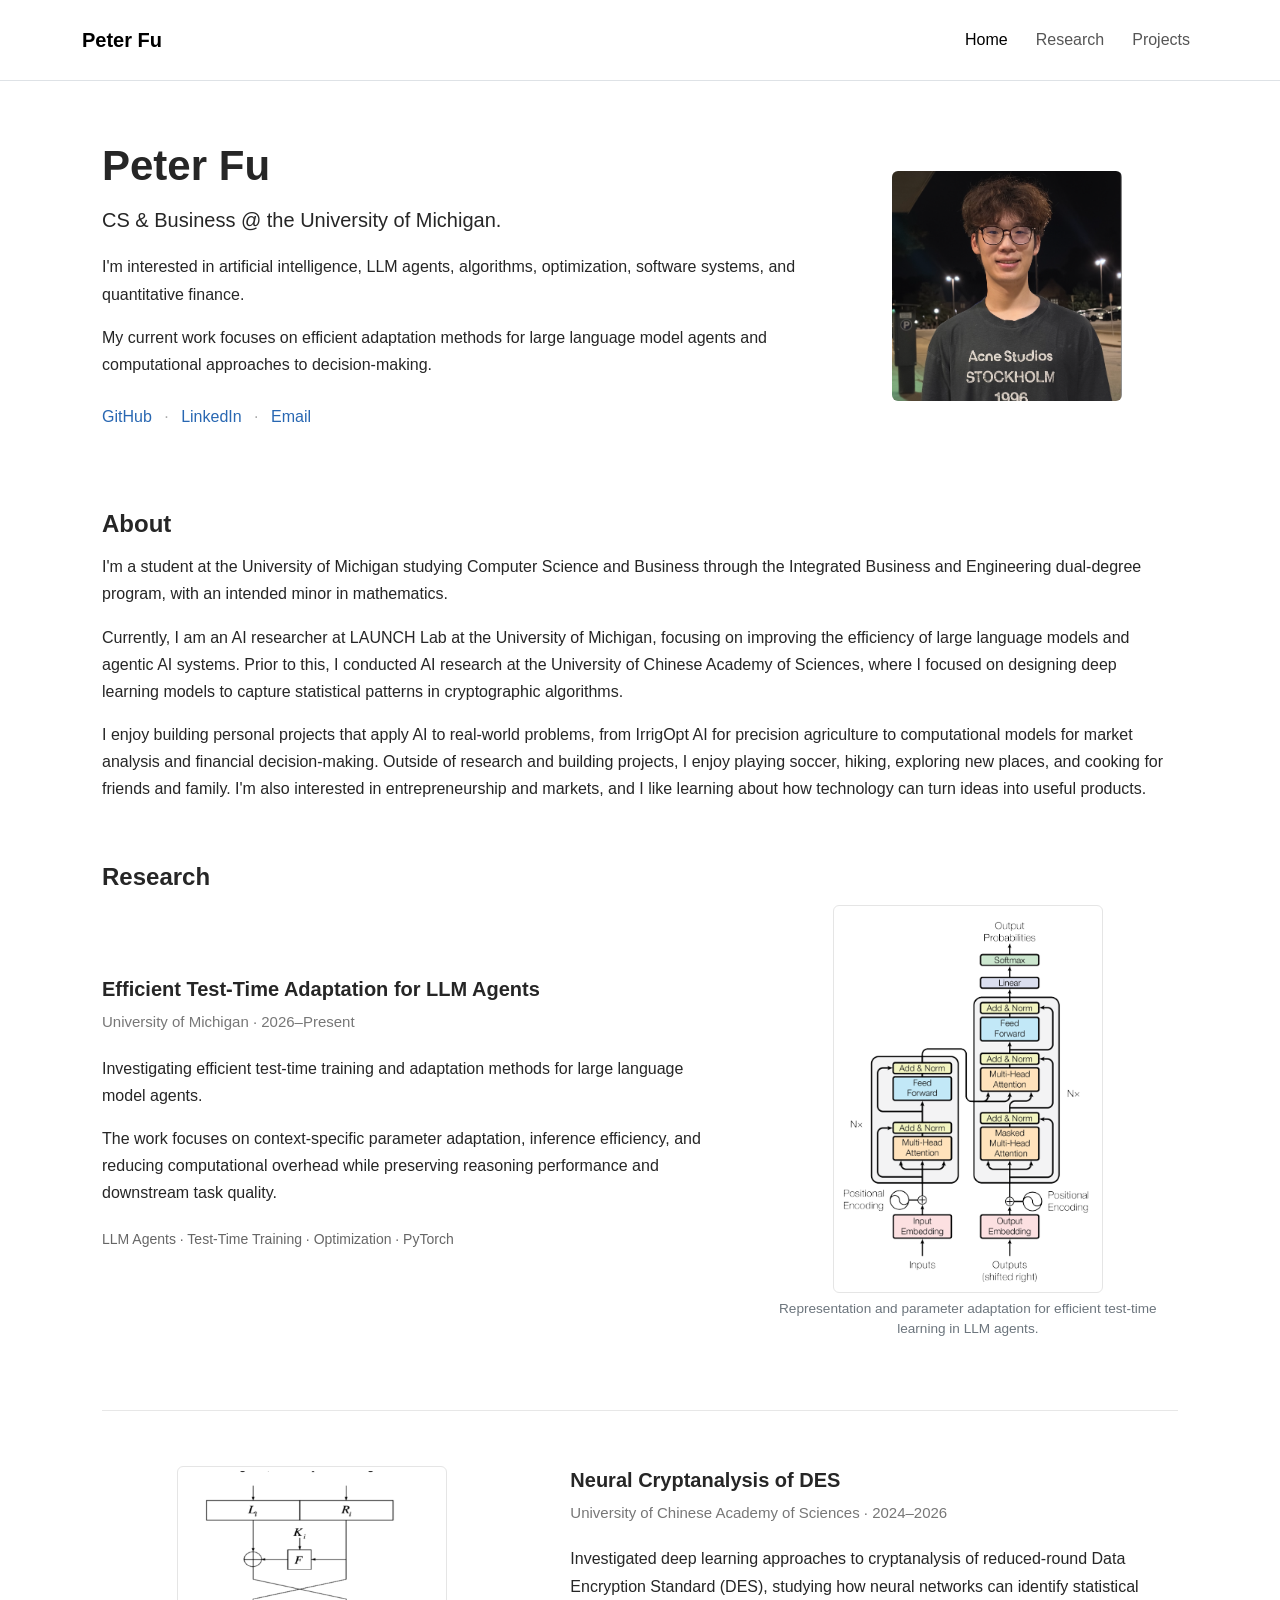
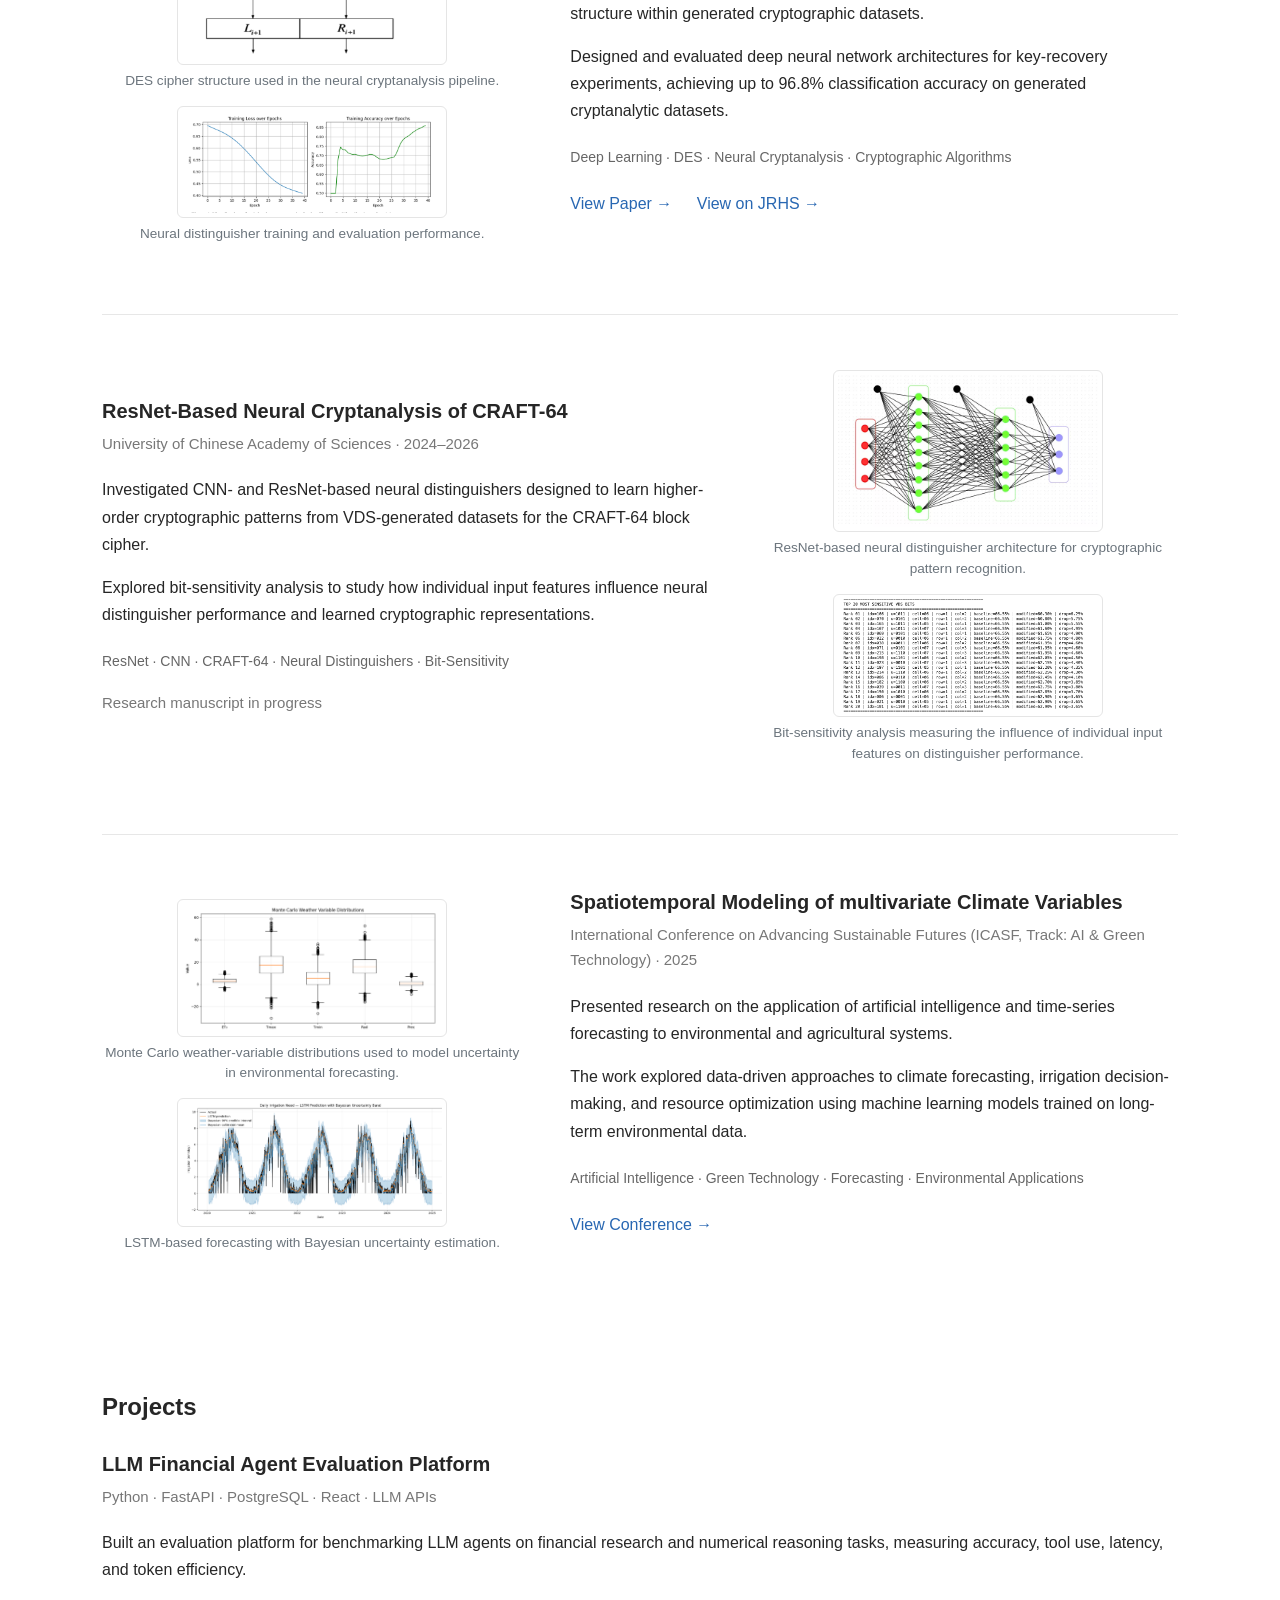
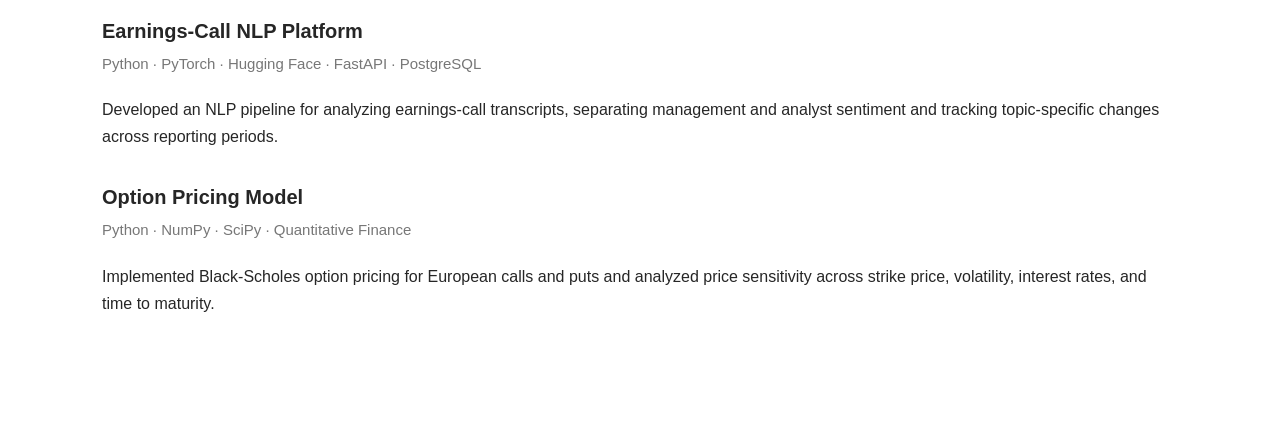
<file: index.html>
<!DOCTYPE html>

<html lang="en">

<head>
  <meta charset="UTF-8">
  <meta name="viewport" content="width=device-width, initial-scale=1.0">

  <title>Peter Fu</title>

  <!-- Bootstrap -->

  <link
    href="https://cdn.jsdelivr.net/npm/bootstrap@5.3.3/dist/css/bootstrap.min.css"
    rel="stylesheet"
  >

  <!-- Custom CSS -->

  <link rel="stylesheet" href="style.css">

  <style>
    html {
      scroll-behavior: smooth;
    }

    #research,
    #projects,
    #financial-agent,
    #earnings-nlp,
    #option-pricing {
      scroll-margin-top: 80px;
    }

    /* =========================
       RESEARCH SPACING
    ========================== */

    #research .project {
      margin-bottom: 55px;
    }

    #research .project:last-child {
      margin-bottom: 0;
    }

    /* Keep text and images aligned vertically centered */
    #research .project .row {
      align-items: center;
    }

    /* =========================
       RESEARCH FIGURES & IMAGES
    ========================== */

    #research .research-figure {
      text-align: center;
      margin-bottom: 15px;
    }

    #research .research-figure:last-child {
      margin-bottom: 0;
    }

    /* Uniformly scale down all research section images */
    #research .research-image {
      width: 68%;
      max-width: 270px;
      display: block;
      margin: 0 auto;
      height: auto;
    }

    .figure-caption {
      font-size: 0.85rem;
      color: #6c757d;
      margin-top: 6px;
    }

    /* =========================
       PROJECT SPACING
    ========================== */

    #projects .simple-item {
      margin-bottom: 35px;
    }

    #projects .simple-item:last-child {
      margin-bottom: 0;
    }
  </style>

</head>

<body>

  <!-- =========================
       NAVIGATION
  ========================== -->

  <nav class="navbar navbar-expand-md navbar-light bg-white border-bottom">

    <div class="container">

      <a class="navbar-brand fw-semibold" href="index.html">
        Peter Fu
      </a>


      <button
        class="navbar-toggler"
        type="button"
        data-bs-toggle="collapse"
        data-bs-target="#navbar"
        aria-controls="navbar"
        aria-expanded="false"
        aria-label="Toggle navigation"
      >
        <span class="navbar-toggler-icon"></span>
      </button>


      <div class="collapse navbar-collapse" id="navbar">

        <ul class="navbar-nav ms-auto">

          <!-- HOME -->
          <li class="nav-item">

            <a
              class="nav-link active"
              href="index.html"
            >
              Home
            </a>

          </li>


          <!-- RESEARCH -->
          <li class="nav-item">

            <a
              class="nav-link"
              href="index.html#research"
            >
              Research
            </a>

          </li>


          <!-- PROJECTS -->
          <li class="nav-item">

            <a
              class="nav-link"
              href="index.html#projects"
            >
              Projects
            </a>

          </li>

        </ul>

      </div>

    </div>

  </nav>

  <!-- =========================
       MAIN CONTENT
  ========================== -->

  <main class="container page-container">

    <!-- =========================
         HERO
    ========================== -->
    <div class="row align-items-center hero">

      <div class="col-md-8">

        <h1>
          Peter Fu
        </h1>


        <p class="lead">
          CS & Business @ the University of Michigan.
        </p>


        <p>
          I'm interested in artificial intelligence, LLM agents,
          algorithms, optimization, software systems, and quantitative
          finance.
        </p>


        <p>
          My current work focuses on efficient adaptation methods for
          large language model agents and computational approaches to
          decision-making.
        </p>


        <!-- SOCIAL LINKS -->
        <div class="links">

          <a
            href="https://github.com/zixuan107"
            target="_blank"
            rel="noopener noreferrer"
          >
            GitHub
          </a>


          <span>·</span>


          <a
            href="https://www.linkedin.com/in/zixuan-peter-fu-2976772a8/"
            target="_blank"
            rel="noopener noreferrer"
          >
            LinkedIn
          </a>


          <span>·</span>


          <a href="mailto:zixuan1002.fu@gmail.com">
            Email
          </a>

        </div>

      </div>


      <!-- HEADSHOT -->
      <div class="col-md-4 text-center">

        <img
          src="assets/website-headshot.png"
          alt="Peter Fu"
          class="profile-image"
        >

      </div>

    </div>



    <!-- =========================
         ABOUT
    ========================== -->
    <section>

      <h2>
        About
      </h2>


      <p>
        I'm a student at the University of Michigan studying Computer
        Science and Business through the Integrated Business and
        Engineering dual-degree program, with an intended minor in mathematics.
      </p>


      <p>
        Currently, I am an AI researcher at LAUNCH Lab at the University of Michigan, 
        focusing on improving the efficiency of large language models and agentic AI systems. 
        Prior to this, I
        conducted AI research at the University of Chinese Academy of Sciences, where I
        focused on designing deep learning models to capture statistical patterns in
        cryptographic algorithms.
      </p>


      <p>
        I enjoy building personal projects that apply AI
        to real-world problems, from IrrigOpt AI for precision agriculture to
        computational models for market analysis and financial decision-making.
        Outside of research and building projects, I enjoy playing soccer,
        hiking, exploring new places, and cooking for friends and family.
        I'm also interested in entrepreneurship and markets, and I like
        learning about how technology can turn ideas into useful products.
      </p>

    </section>



    <!-- =========================
         RESEARCH
    ========================== -->
    <section id="research">

      <h2>
        Research
      </h2>


      <!-- =====================================================
           1. LLM AGENTS
           TEXT LEFT / IMAGE RIGHT
      ====================================================== -->
      <article class="project">

        <div class="row align-items-center gx-5">

          <!-- TEXT -->
          <div class="col-md-7">

            <h3>
              Efficient Test-Time Adaptation for LLM Agents
            </h3>


            <p class="metadata">
              University of Michigan · 2026–Present
            </p>


            <p>
              Investigating efficient test-time training and adaptation
              methods for large language model agents.
            </p>


            <p>
              The work focuses on context-specific parameter adaptation,
              inference efficiency, and reducing computational overhead
              while preserving reasoning performance and downstream task
              quality.
            </p>


            <p class="tags">
              LLM Agents · Test-Time Training · Optimization · PyTorch
            </p>

          </div>


          <!-- IMAGE -->
          <div class="col-md-5">

            <div class="research-figure">

              <img
                src="assets/llm-rep.png"
                alt="LLM representation and adaptation research"
                class="research-image"
              >


              <p class="figure-caption">
                Representation and parameter adaptation for efficient
                test-time learning in LLM agents.
              </p>

            </div>

          </div>

        </div>

      </article>



      <!-- =====================================================
           2. DES NEURAL CRYPTANALYSIS
           IMAGES LEFT / TEXT RIGHT
      ====================================================== -->
      <article class="project">

        <div class="row align-items-center gx-5">

          <!-- IMAGES -->
          <div class="col-md-5">

            <!-- DES CIPHER -->
            <div class="research-figure">

              <img
                src="assets/des-chiper.png"
                alt="DES cipher architecture"
                class="research-image"
              >


              <p class="figure-caption">
                DES cipher structure used in the neural cryptanalysis pipeline.
              </p>

            </div>


            <!-- DES TRAINING -->
            <div class="research-figure">

              <img
                src="assets/des-training.png"
                alt="DES neural cryptanalysis training results"
                class="research-image"
              >


              <p class="figure-caption">
                Neural distinguisher training and evaluation performance.
              </p>

            </div>

          </div>


          <!-- TEXT -->
          <div class="col-md-7">

            <h3>
              Neural Cryptanalysis of DES
            </h3>


            <p class="metadata">
              University of Chinese Academy of Sciences · 2024–2026
            </p>


            <p>
              Investigated deep learning approaches to cryptanalysis of
              reduced-round Data Encryption Standard (DES), studying how
              neural networks can identify statistical structure within
              generated cryptographic datasets.
            </p>


            <p>
              Designed and evaluated deep neural network architectures for
              key-recovery experiments, achieving up to 96.8% classification
              accuracy on generated cryptanalytic datasets.
            </p>


            <p class="tags">
              Deep Learning · DES · Neural Cryptanalysis · Cryptographic Algorithms
            </p>


            <div class="project-links">

              <a
                href="assets/JRHS-Research-Paper.pdf"
                target="_blank"
                rel="noopener noreferrer"
              >
                View Paper →
              </a>


              <a
                href="https://www.journalresearchhs.org/_files/ugd/ebf144_e0754ec485b747dc8c69526387324ff0.pdf"
                target="_blank"
                rel="noopener noreferrer"
              >
                View on JRHS →
              </a>

            </div>

          </div>

        </div>

      </article>



      <!-- =====================================================
           3. CRAFT-64
           TEXT LEFT / IMAGES RIGHT
      ====================================================== -->
      <article class="project">

        <div class="row align-items-center gx-5">

          <!-- TEXT -->
          <div class="col-md-7">

            <h3>
              ResNet-Based Neural Cryptanalysis of CRAFT-64
            </h3>


            <p class="metadata">
              University of Chinese Academy of Sciences · 2024–2026
            </p>


            <p>
              Investigated CNN- and ResNet-based neural distinguishers
              designed to learn higher-order cryptographic patterns from
              VDS-generated datasets for the CRAFT-64 block cipher.
            </p>


            <p>
              Explored bit-sensitivity analysis to study how individual
              input features influence neural distinguisher performance
              and learned cryptographic representations.
            </p>


            <p class="tags">
              ResNet · CNN · CRAFT-64 · Neural Distinguishers · Bit-Sensitivity
            </p>


            <p class="metadata">
              Research manuscript in progress
            </p>

          </div>


          <!-- IMAGES -->
          <div class="col-md-5">

            <!-- RESNET -->
            <div class="research-figure">

              <img
                src="assets/resnet.webp"
                alt="ResNet architecture for CRAFT-64 neural cryptanalysis"
                class="research-image"
              >


              <p class="figure-caption">
                ResNet-based neural distinguisher architecture for
                cryptographic pattern recognition.
              </p>

            </div>


            <!-- BIT SENSITIVITY -->
            <div class="research-figure">

              <img
                src="assets/bit sensitivity.png"
                alt="Bit sensitivity analysis for CRAFT-64 neural cryptanalysis"
                class="research-image"
              >


              <p class="figure-caption">
                Bit-sensitivity analysis measuring the influence of
                individual input features on distinguisher performance.
              </p>

            </div>

          </div>

        </div>

      </article>



      <!-- =====================================================
           4. AI & GREEN TECHNOLOGY
           IMAGES LEFT / TEXT RIGHT
      ====================================================== -->
      <article class="project">

        <div class="row align-items-center gx-5">

          <!-- IMAGES -->
          <div class="col-md-5">

            <!-- MONTE CARLO -->
            <div class="research-figure">

              <img
                src="assets/MC-box.png"
                alt="Monte Carlo weather variable distributions"
                class="research-image"
              >


              <p class="figure-caption">
                Monte Carlo weather-variable distributions used to model
                uncertainty in environmental forecasting.
              </p>

            </div>


            <!-- LSTM BAYESIAN -->
            <div class="research-figure">

              <img
                src="assets/LSTM-bayesian.png"
                alt="LSTM Bayesian environmental forecasting model"
                class="research-image"
              >


              <p class="figure-caption">
                LSTM-based forecasting with Bayesian uncertainty estimation.
              </p>

            </div>

          </div>


          <!-- TEXT -->
          <div class="col-md-7">

            <h3>
              Spatiotemporal Modeling of multivariate Climate Variables  
            </h3>


            <p class="metadata">
              International Conference on Advancing Sustainable Futures
              (ICASF, Track: AI & Green Technology) · 2025
            </p>


            <p>
              Presented research on the application of artificial intelligence
              and time-series forecasting to environmental and agricultural
              systems.
            </p>


            <p>
              The work explored data-driven approaches to climate forecasting,
              irrigation decision-making, and resource optimization using
              machine learning models trained on long-term environmental data.
            </p>


            <p class="tags">
              Artificial Intelligence · Green Technology · Forecasting ·
              Environmental Applications
            </p>


            <div class="project-links">

              <a
                href="YOUR_ICASF_LINK"
                target="_blank"
                rel="noopener noreferrer"
              >
                View Conference →
              </a>

            </div>

          </div>

        </div>

      </article>

    </section>



    <!-- =========================
         PROJECTS
    ========================== -->
    <section id="projects">

      <h2>
        Projects
      </h2>


      <!-- =========================
           PROJECT 1
      ========================== -->
      <article
        id="financial-agent"
        class="simple-item"
      >

        <h3>
          LLM Financial Agent Evaluation Platform
        </h3>


        <p class="metadata">
          Python · FastAPI · PostgreSQL · React · LLM APIs
        </p>


        <p>
          Built an evaluation platform for benchmarking LLM agents
          on financial research and numerical reasoning tasks,
          measuring accuracy, tool use, latency, and token efficiency.
        </p>

      </article>



      <!-- =========================
           PROJECT 2
      ========================== -->
      <article
        id="earnings-nlp"
        class="simple-item"
      >

        <h3>
          Earnings-Call NLP Platform
        </h3>


        <p class="metadata">
          Python · PyTorch · Hugging Face · FastAPI · PostgreSQL
        </p>


        <p>
          Developed an NLP pipeline for analyzing earnings-call
          transcripts, separating management and analyst sentiment
          and tracking topic-specific changes across reporting periods.
        </p>

      </article>



      <!-- =========================
           PROJECT 3
      ========================== -->
      <article
        id="option-pricing"
        class="simple-item"
      >

        <h3>
          Option Pricing Model
        </h3>


        <p class="metadata">
          Python · NumPy · SciPy · Quantitative Finance
        </p>


        <p>
          Implemented Black-Scholes option pricing for European calls
          and puts and analyzed price sensitivity across strike price,
          volatility, interest rates, and time to maturity.
        </p>

      </article>

    </section>

  </main>

  <!-- Bootstrap JavaScript -->

  <script
    src="https://cdn.jsdelivr.net/npm/bootstrap@5.3.3/dist/js/bootstrap.bundle.min.js">
  </script>

</body>

</html>
</file>
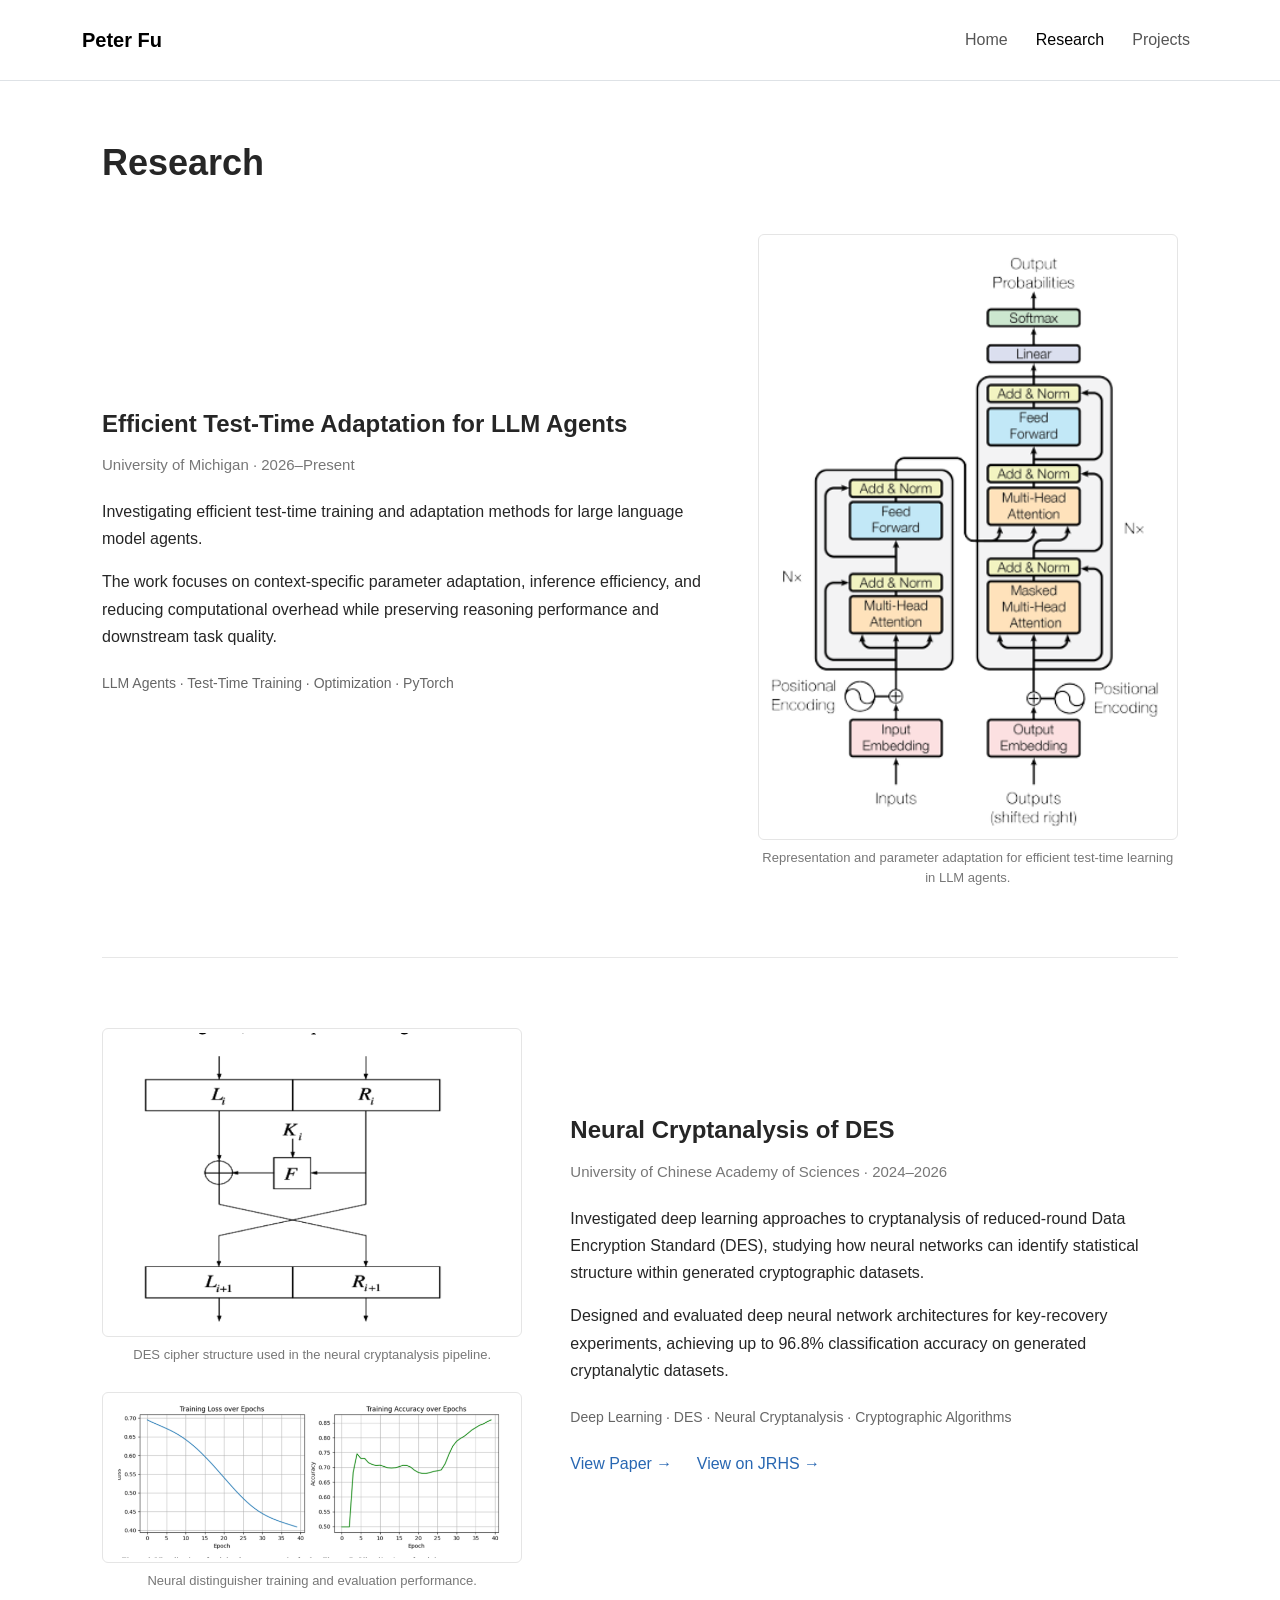
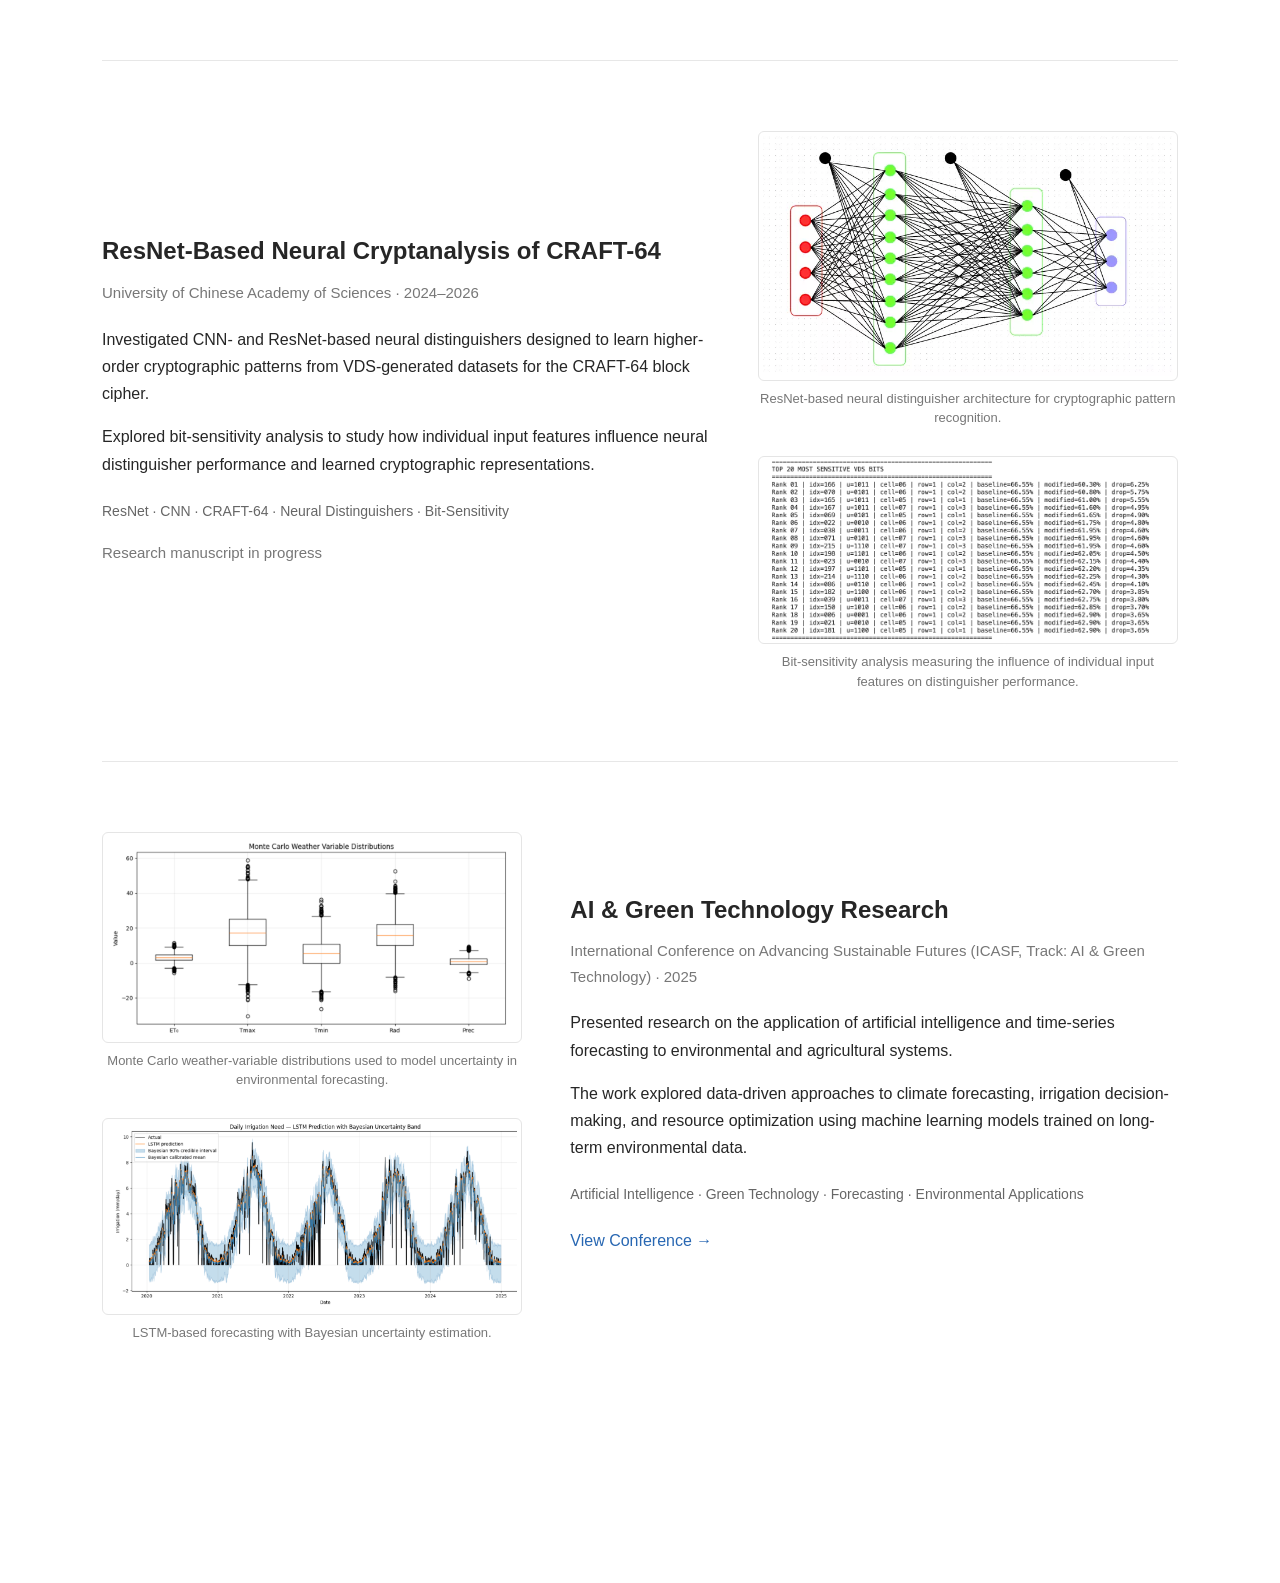
<file: research.html>
<!DOCTYPE html>
<html lang="en">

<head>
  <meta charset="UTF-8">
  <meta name="viewport" content="width=device-width, initial-scale=1.0">

  <title>Research | Peter Fu</title>

  <!-- Bootstrap -->
  <link
    href="https://cdn.jsdelivr.net/npm/bootstrap@5.3.3/dist/css/bootstrap.min.css"
    rel="stylesheet"
  >

  <!-- Custom CSS -->
  <link rel="stylesheet" href="style.css">
</head>


<body>

  <!-- =========================
       NAVIGATION
  ========================== -->
  <nav class="navbar navbar-expand-md navbar-light bg-white border-bottom">

    <div class="container">

      <a class="navbar-brand fw-semibold" href="index.html">
        Peter Fu
      </a>

      <button
        class="navbar-toggler"
        type="button"
        data-bs-toggle="collapse"
        data-bs-target="#navbar"
        aria-controls="navbar"
        aria-expanded="false"
        aria-label="Toggle navigation"
      >
        <span class="navbar-toggler-icon"></span>
      </button>

      <div class="collapse navbar-collapse" id="navbar">

        <ul class="navbar-nav ms-auto">

          <li class="nav-item">
            <a class="nav-link" href="index.html">
              Home
            </a>
          </li>

          <li class="nav-item">
            <a class="nav-link active" href="research.html">
              Research
            </a>
          </li>

          <li class="nav-item">
            <a class="nav-link" href="projects.html">
              Projects
            </a>
          </li>

        </ul>

      </div>

    </div>

  </nav>



  <!-- =========================
       MAIN CONTENT
  ========================== -->
  <main class="container page-container">

    <h1 class="page-title">
      Research
    </h1>



    <!-- =====================================================
         1. LLM AGENTS
         TEXT LEFT / IMAGE RIGHT
    ====================================================== -->

    <article class="project">

      <div class="row align-items-center gx-5">

        <!-- TEXT -->
        <div class="col-md-7">

          <h2>
            Efficient Test-Time Adaptation for LLM Agents
          </h2>

          <p class="metadata">
            University of Michigan · 2026–Present
          </p>

          <p>
            Investigating efficient test-time training and adaptation
            methods for large language model agents.
          </p>

          <p>
            The work focuses on context-specific parameter adaptation,
            inference efficiency, and reducing computational overhead
            while preserving reasoning performance and downstream task
            quality.
          </p>

          <p class="tags">
            LLM Agents · Test-Time Training · Optimization · PyTorch
          </p>

        </div>


        <!-- RESEARCH FIGURE -->
        <div class="col-md-5">

          <!-- LLM REPRESENTATION FIGURE -->
          <div class="research-figure">

            <img
              src="assets/llm-rep.png"
              alt="LLM representation and adaptation research"
              class="research-image"
            >

            <p class="figure-caption">
              Representation and parameter adaptation for efficient
              test-time learning in LLM agents.
            </p>

          </div>

        </div>

      </div>

    </article>



    <!-- =====================================================
         2. DES NEURAL CRYPTANALYSIS
         IMAGES LEFT / TEXT RIGHT
    ====================================================== -->

    <article class="project">

      <div class="row align-items-center gx-5">

        <!-- RESEARCH FIGURES -->
        <div class="col-md-5">

          <!-- DES CIPHER FIGURE -->
          <div class="research-figure">

            <img
              src="assets/des-chiper.png"
              alt="DES cipher architecture"
              class="research-image"
            >

            <p class="figure-caption">
              DES cipher structure used in the neural cryptanalysis pipeline.
            </p>

          </div>


          <!-- DES TRAINING FIGURE -->
          <div class="research-figure">

            <img
              src="assets/des-training.png"
              alt="DES neural cryptanalysis training results"
              class="research-image"
            >

            <p class="figure-caption">
              Neural distinguisher training and evaluation performance.
            </p>

          </div>

        </div>


        <!-- TEXT -->
        <div class="col-md-7">

          <h2>
            Neural Cryptanalysis of DES
          </h2>

          <p class="metadata">
            University of Chinese Academy of Sciences · 2024–2026
          </p>

          <p>
            Investigated deep learning approaches to cryptanalysis of
            reduced-round Data Encryption Standard (DES), studying how
            neural networks can identify statistical structure within
            generated cryptographic datasets.
          </p>

          <p>
            Designed and evaluated deep neural network architectures for
            key-recovery experiments, achieving up to 96.8% classification
            accuracy on generated cryptanalytic datasets.
          </p>

          <p class="tags">
            Deep Learning · DES · Neural Cryptanalysis · Cryptographic Algorithms
          </p>


          <div class="project-links">

            <a
              href="assets/JRHS-Research-Paper.pdf"
              target="_blank"
              rel="noopener noreferrer"
            >
              View Paper →
            </a>

            <a
              href="https://www.journalresearchhs.org/_files/ugd/ebf144_e0754ec485b747dc8c69526387324ff0.pdf"
              target="_blank"
              rel="noopener noreferrer"
            >
              View on JRHS →
            </a>

          </div>

        </div>

      </div>

    </article>



    <!-- =====================================================
         3. CRAFT-64
         TEXT LEFT / IMAGES RIGHT
    ====================================================== -->

    <article class="project">

      <div class="row align-items-center gx-5">

        <!-- TEXT -->
        <div class="col-md-7">

          <h2>
            ResNet-Based Neural Cryptanalysis of CRAFT-64
          </h2>

          <p class="metadata">
            University of Chinese Academy of Sciences · 2024–2026
          </p>

          <p>
            Investigated CNN- and ResNet-based neural distinguishers
            designed to learn higher-order cryptographic patterns from
            VDS-generated datasets for the CRAFT-64 block cipher.
          </p>

          <p>
            Explored bit-sensitivity analysis to study how individual
            input features influence neural distinguisher performance
            and learned cryptographic representations.
          </p>

          <p class="tags">
            ResNet · CNN · CRAFT-64 · Neural Distinguishers · Bit-Sensitivity
          </p>

          <p class="metadata">
            Research manuscript in progress
          </p>

        </div>


        <!-- RESEARCH FIGURES -->
        <div class="col-md-5">

          <!-- RESNET FIGURE -->
          <div class="research-figure">

            <img
              src="assets/resnet.webp"
              alt="ResNet architecture for CRAFT-64 neural cryptanalysis"
              class="research-image"
            >

            <p class="figure-caption">
              ResNet-based neural distinguisher architecture for
              cryptographic pattern recognition.
            </p>

          </div>


          <!-- BIT SENSITIVITY FIGURE -->
          <div class="research-figure">

            <img
              src="assets/bit sensitivity.png"
              alt="Bit sensitivity analysis for CRAFT-64 neural cryptanalysis"
              class="research-image"
            >

            <p class="figure-caption">
              Bit-sensitivity analysis measuring the influence of
              individual input features on distinguisher performance.
            </p>

          </div>

        </div>

      </div>

    </article>



    <!-- =====================================================
         4. AI & GREEN TECHNOLOGY
         IMAGES LEFT / TEXT RIGHT
    ====================================================== -->

    <article class="project">

      <div class="row align-items-center gx-5">

        <!-- RESEARCH FIGURES -->
        <div class="col-md-5">

          <!-- MONTE CARLO FIGURE -->
          <div class="research-figure">

            <img
              src="assets/MC-box.png"
              alt="Monte Carlo weather variable distributions"
              class="research-image"
            >

            <p class="figure-caption">
              Monte Carlo weather-variable distributions used to model
              uncertainty in environmental forecasting.
            </p>

          </div>


          <!-- LSTM BAYESIAN FIGURE -->
          <div class="research-figure">

            <img
              src="assets/LSTM-bayesian.png"
              alt="LSTM Bayesian environmental forecasting model"
              class="research-image"
            >

            <p class="figure-caption">
              LSTM-based forecasting with Bayesian uncertainty estimation.
            </p>

          </div>

        </div>


        <!-- TEXT -->
        <div class="col-md-7">

          <h2>
            AI & Green Technology Research
          </h2>

          <p class="metadata">
            International Conference on Advancing Sustainable Futures
            (ICASF, Track: AI & Green Technology) · 2025
          </p>

          <p>
            Presented research on the application of artificial intelligence
            and time-series forecasting to environmental and agricultural
            systems.
          </p>

          <p>
            The work explored data-driven approaches to climate forecasting,
            irrigation decision-making, and resource optimization using
            machine learning models trained on long-term environmental data.
          </p>

          <p class="tags">
            Artificial Intelligence · Green Technology · Forecasting ·
            Environmental Applications
          </p>


          <div class="project-links">

            <a
              href="YOUR_ICASF_LINK"
              target="_blank"
              rel="noopener noreferrer"
            >
              View Conference →
            </a>

          </div>

        </div>

      </div>

    </article>


  </main>



  <!-- Bootstrap JavaScript -->
  <script
    src="https://cdn.jsdelivr.net/npm/bootstrap@5.3.3/dist/js/bootstrap.bundle.min.js">
  </script>

</body>

</html>
</file>
<file: style.css>
/* ==========================================================
   GLOBAL / BODY
========================================================== */

body {
  font-family:
    -apple-system,
    BlinkMacSystemFont,
    "Segoe UI",
    Roboto,
    Helvetica,
    Arial,
    sans-serif;

  color: #262626;
  background: #ffffff;

  font-size: 16px;
  line-height: 1.7;
}


/* ==========================================================
   NAVIGATION
========================================================== */

.navbar {
  padding-top: 18px;
  padding-bottom: 18px;
}

.navbar-brand {
  font-size: 20px;
}

.nav-link {
  color: #555;
  margin-left: 12px;
}

.nav-link:hover,
.nav-link.active {
  color: #111;
}


/* ==========================================================
   MAIN PAGE LAYOUT
========================================================== */

.page-container {
  max-width: 1100px;
  padding-top: 60px;
  padding-bottom: 100px;
}

.page-title {
  font-size: 36px;
  font-weight: 600;
  margin-bottom: 50px;
}


/* ==========================================================
   TYPOGRAPHY
========================================================== */

h1 {
  font-weight: 600;
}

h2 {
  font-size: 24px;
  font-weight: 600;
  margin-bottom: 14px;
}

h3 {
  font-size: 20px;
  font-weight: 600;
}

p {
  margin-bottom: 16px;
}

a {
  color: #2867b2;
  text-decoration: none;
}

a:hover {
  text-decoration: underline;
}


/* ==========================================================
   HOME / HERO
========================================================== */

.hero {
  margin-bottom: 80px;
}

.hero h1 {
  font-size: 42px;
  margin-bottom: 12px;
}

.lead {
  font-size: 20px;
}


/* ==========================================================
   PROFILE IMAGE
========================================================== */

.profile-image {
  width: 230px;
  height: 230px;

  object-fit: cover;
  object-position: center;

  border-radius: 6px;
}


/* ==========================================================
   SOCIAL LINKS
========================================================== */

.links {
  margin-top: 25px;
}

.links span {
  margin: 0 8px;
  color: #aaa;
}


/* ==========================================================
   GENERAL SECTIONS
========================================================== */

section {
  margin-top: 60px;
}

.simple-item {
  margin-top: 30px;
}


/* ==========================================================
   PROJECT / RESEARCH SECTIONS
========================================================== */

.project {
  padding-bottom: 70px;
  margin-bottom: 70px;

  border-bottom: 1px solid #e7e7e7;
}

.project:last-child {
  border-bottom: none;
}


/* ==========================================================
   METADATA / TAGS
========================================================== */

.metadata {
  color: #777;
  font-size: 15px;

  margin-bottom: 20px;
}

.tags {
  color: #666;
  font-size: 14px;

  margin-top: 22px;
}


/* ==========================================================
   PROJECT LINKS
========================================================== */

.project-links {
  margin-top: 20px;
  margin-bottom: 25px;
}

.project-links a {
  margin-right: 20px;
}


/* ==========================================================
   NORMAL PROJECT IMAGES
========================================================== */

.project-image {
  width: 100%;
  height: auto;

  display: block;

  border-radius: 6px;
  border: 1px solid #eeeeee;
}


/* ==========================================================
   RESEARCH FIGURES
========================================================== */

.research-figure {
  margin-bottom: 28px;
}

.research-figure:last-child {
  margin-bottom: 0;
}


/* ==========================================================
   RESEARCH IMAGES
========================================================== */

.research-image {
  width: 100%;
  height: auto;

  display: block;

  object-fit: contain;

  border-radius: 6px;
  border: 1px solid #e5e5e5;

  padding: 4px;
  background: #ffffff;
}


/* ==========================================================
   FIGURE CAPTIONS
========================================================== */

.figure-caption {
  margin-top: 8px;
  margin-bottom: 0;

  font-size: 13px;
  line-height: 1.5;

  color: #777;
  text-align: center;
}


/* ==========================================================
   PROJECT IMAGE GALLERY
========================================================== */

.project-gallery {
  margin-top: 25px;
}

.project-gallery .project-image {
  width: 100%;
}


/* ==========================================================
   LARGE PROJECT IMAGE
========================================================== */

.project-image-large {
  width: 100%;
  max-width: 800px;

  height: auto;

  display: block;

  margin-top: 25px;
  margin-left: auto;
  margin-right: auto;
}


/* ==========================================================
   PERSONAL PAGE
========================================================== */

.personal-section {
  margin-bottom: 60px;
}


/* ==========================================================
   MOBILE / TABLET
========================================================== */

@media (max-width: 768px) {

  .page-container {
    padding-top: 40px;
    padding-left: 20px;
    padding-right: 20px;
  }


  /* HERO */

  .hero {
    text-align: left;
    margin-bottom: 60px;
  }

  .hero h1 {
    font-size: 36px;
  }


  /* PROFILE IMAGE */

  .profile-image {
    width: 200px;
    height: 200px;

    margin-top: 35px;
  }


  /* PROJECT / RESEARCH */

  .project {
    padding-bottom: 50px;
    margin-bottom: 50px;
  }

  .project-image {
    margin-top: 25px;
  }

  .research-image {
    margin-top: 20px;
    width: 100%;
  }

  .research-figure {
    margin-bottom: 24px;
  }


  /* TYPOGRAPHY */

  .page-title {
    font-size: 32px;
    margin-bottom: 40px;
  }

  h2 {
    font-size: 22px;
  }

}
</file>
